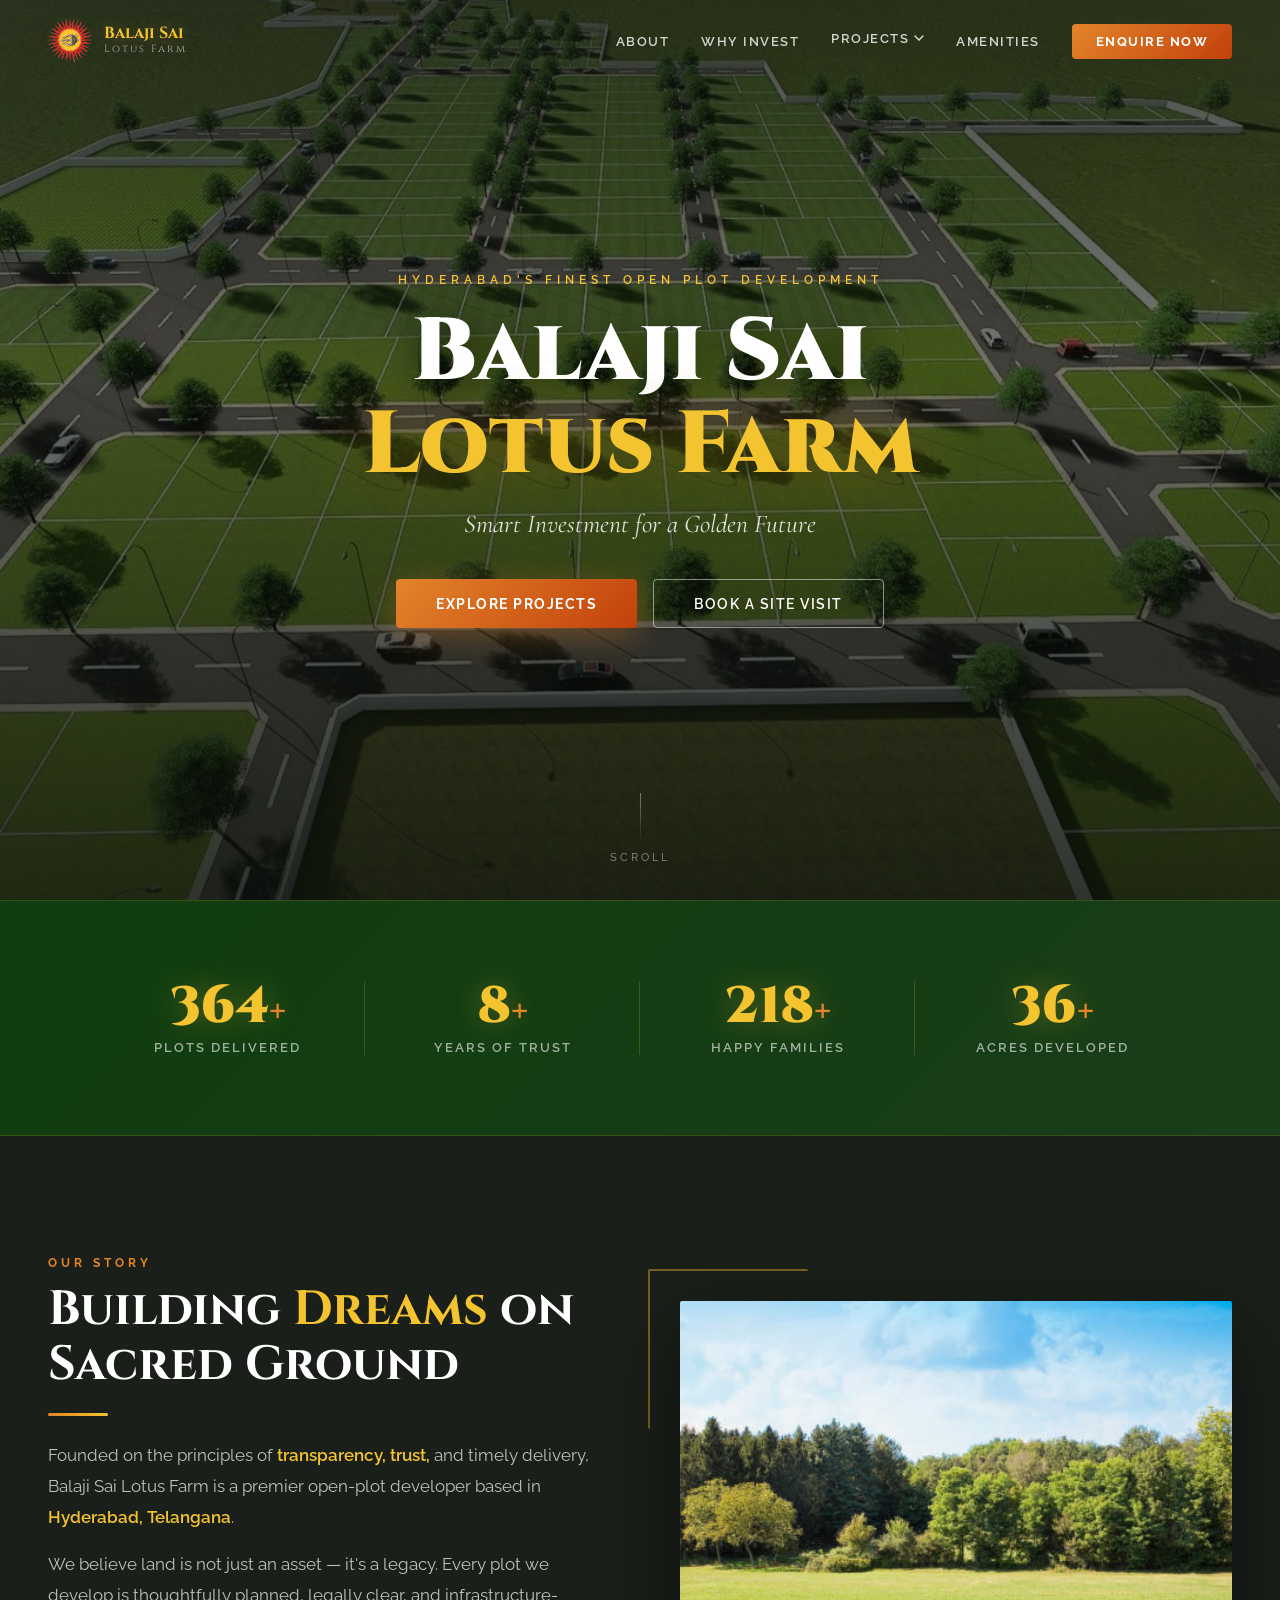
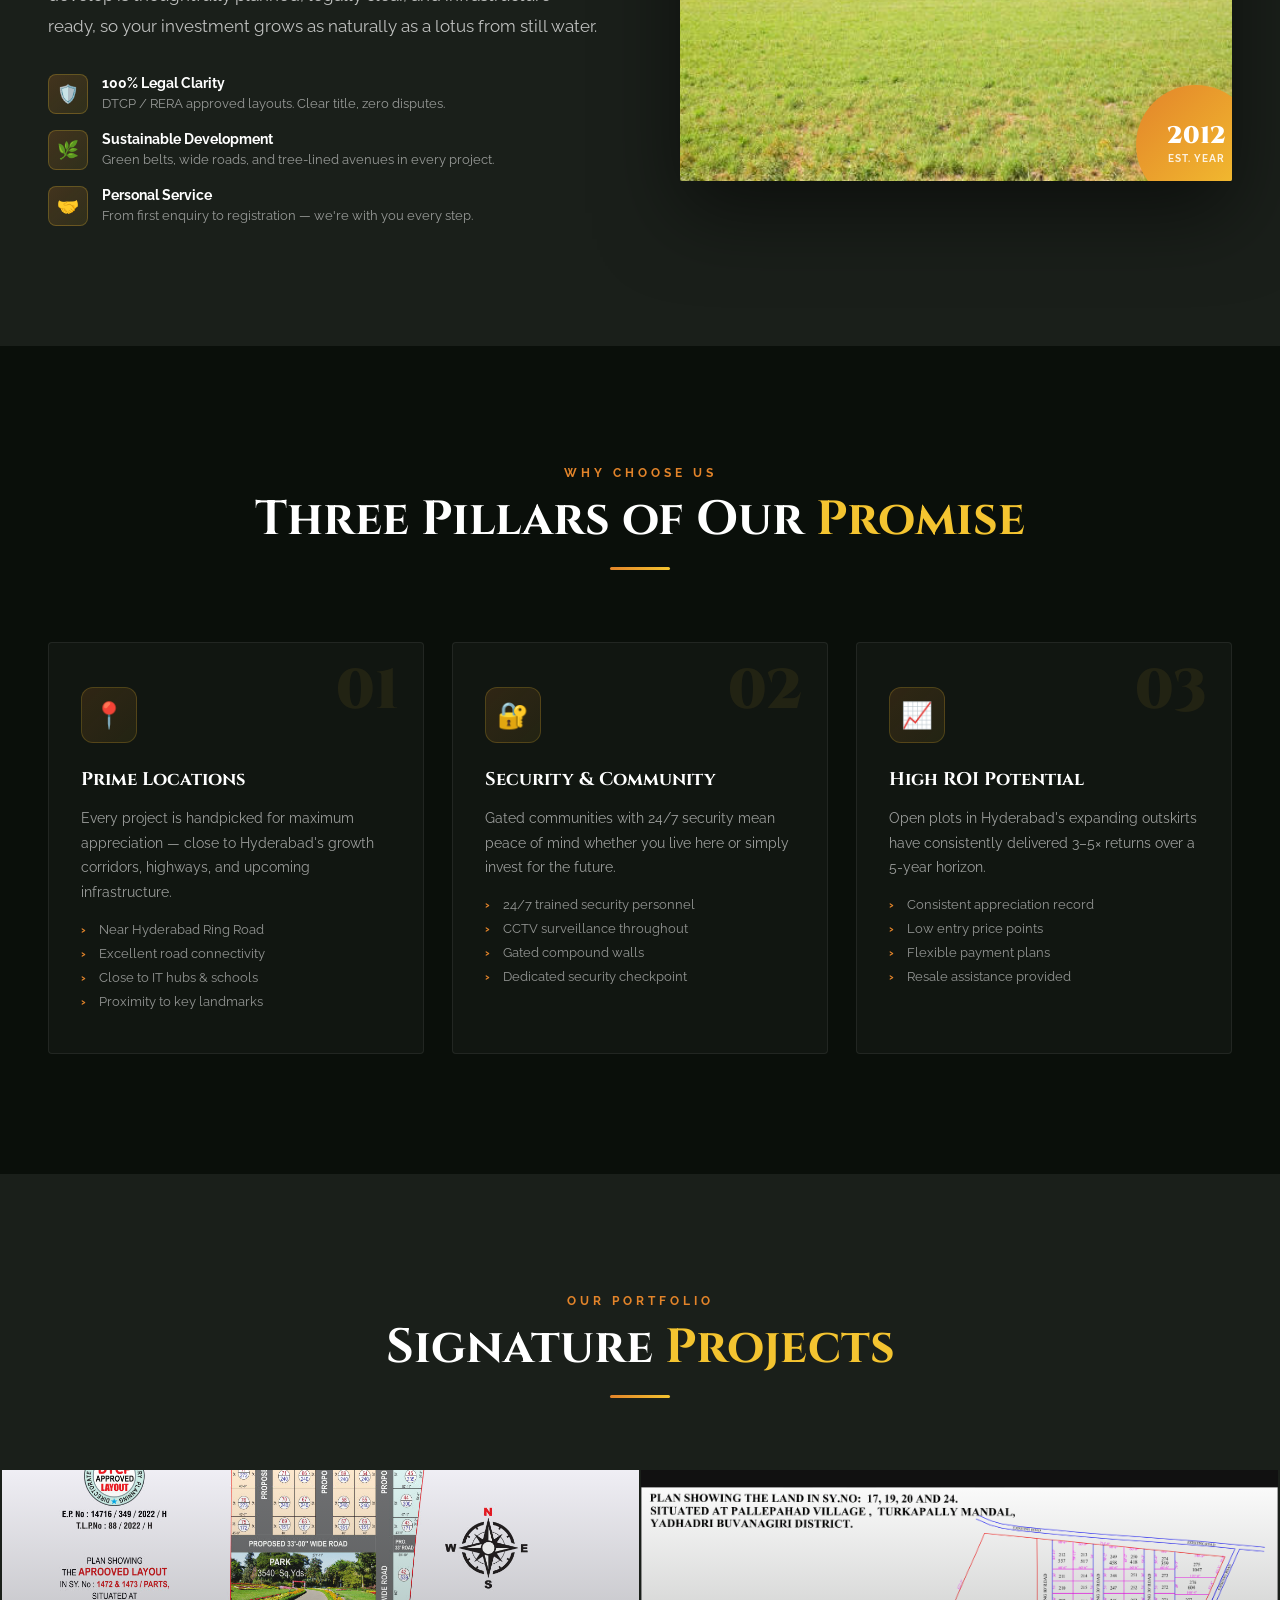
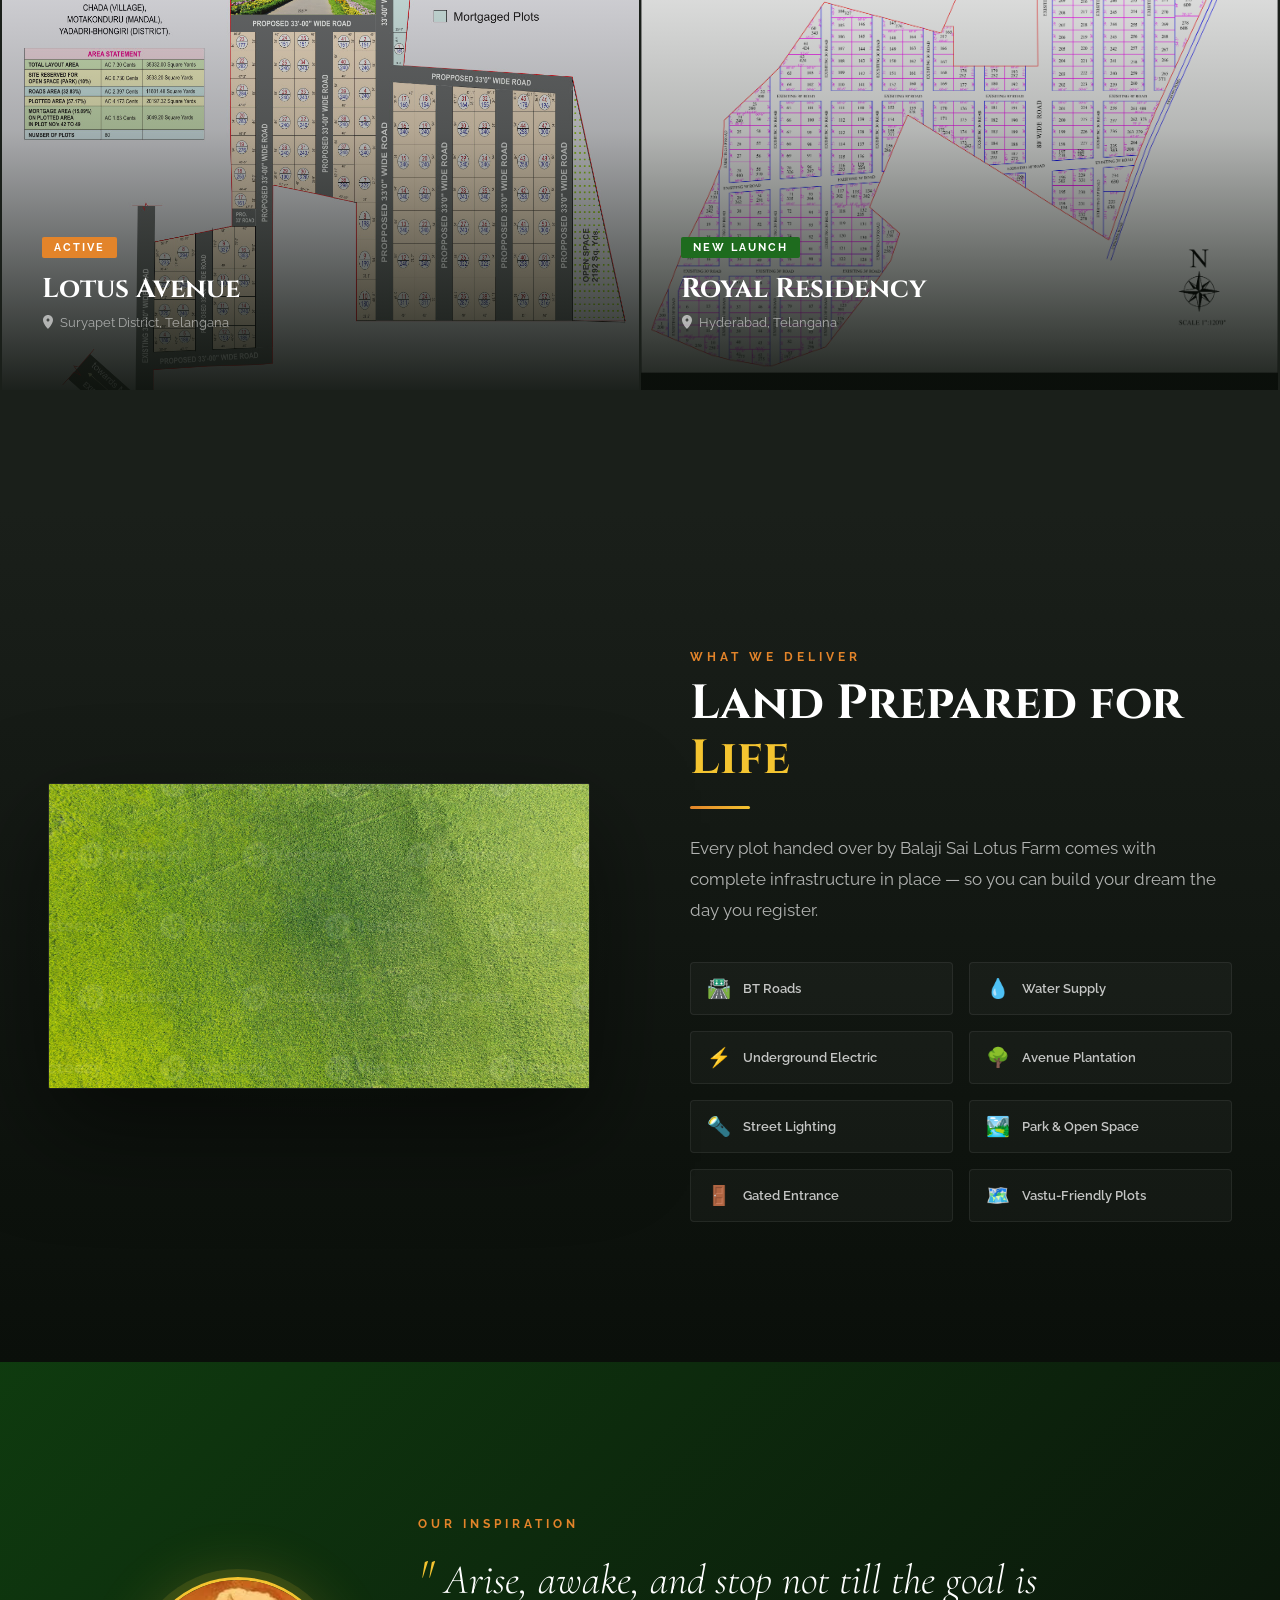
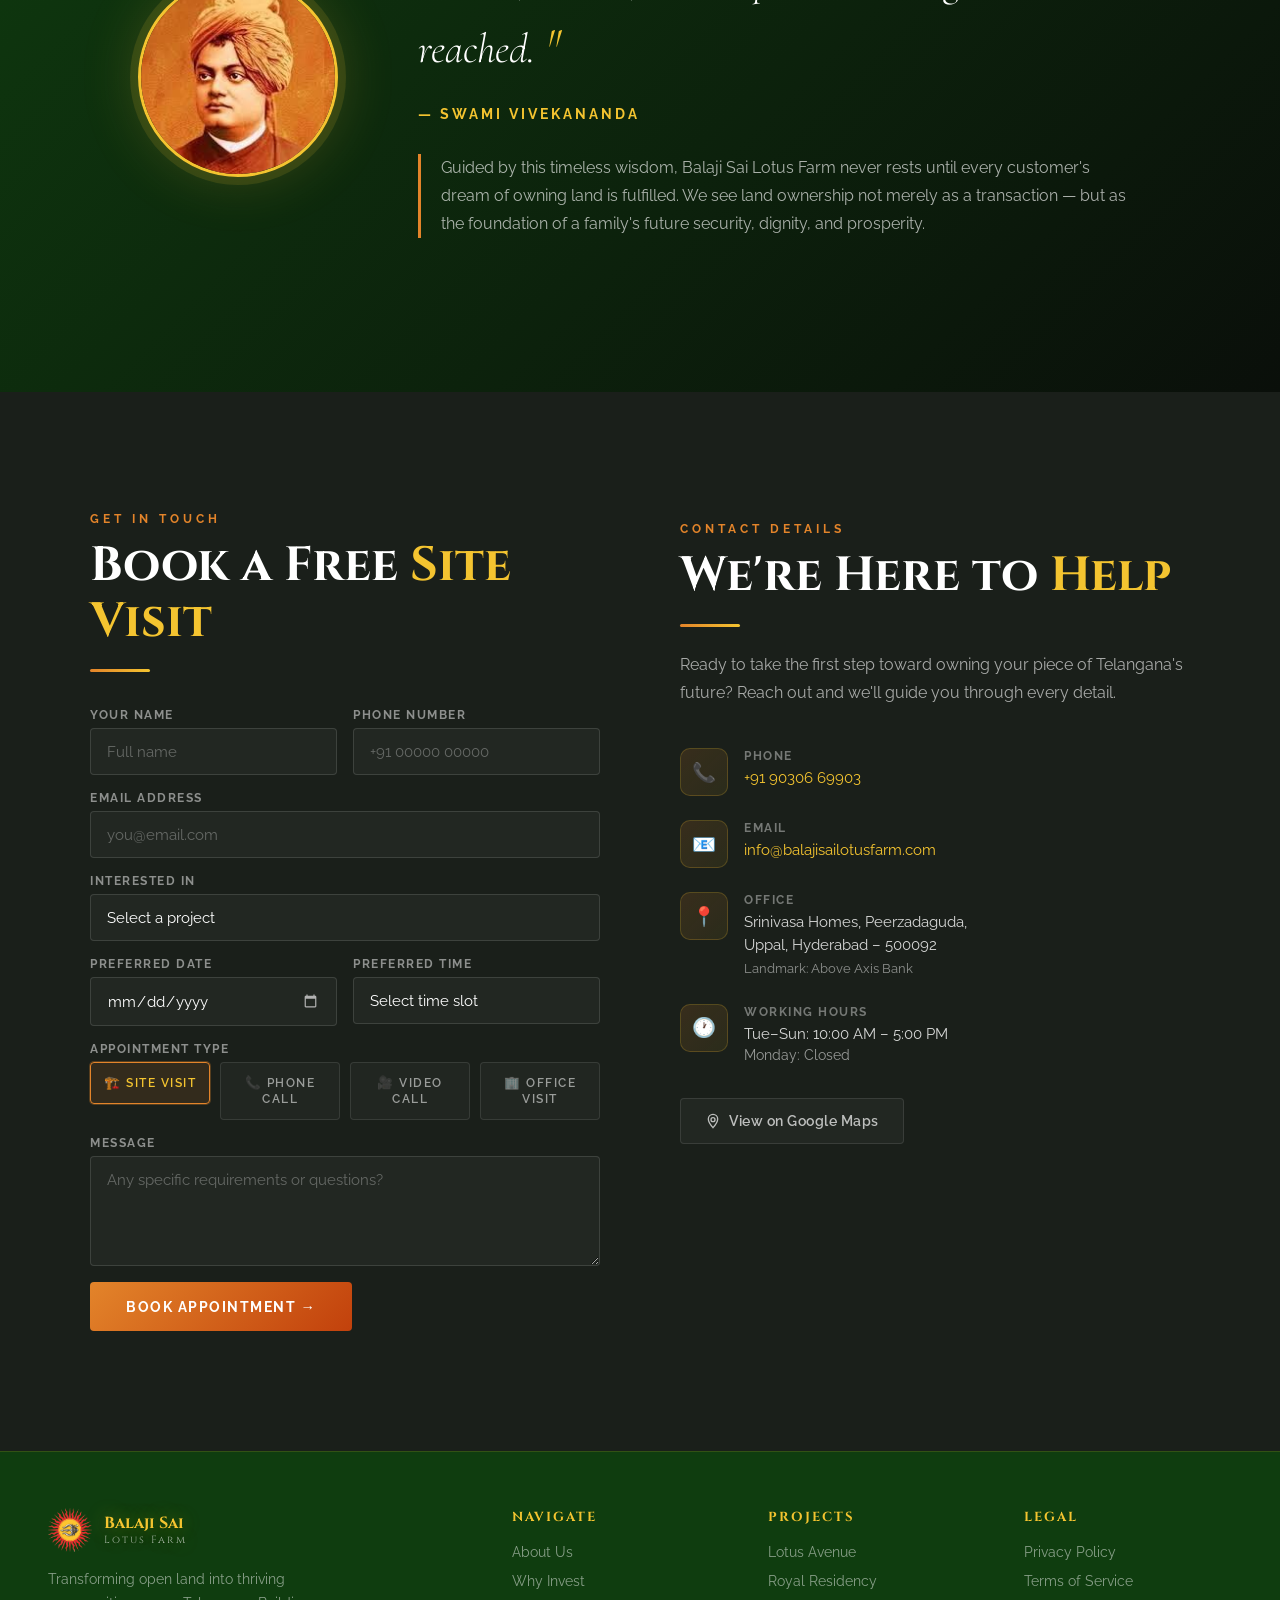
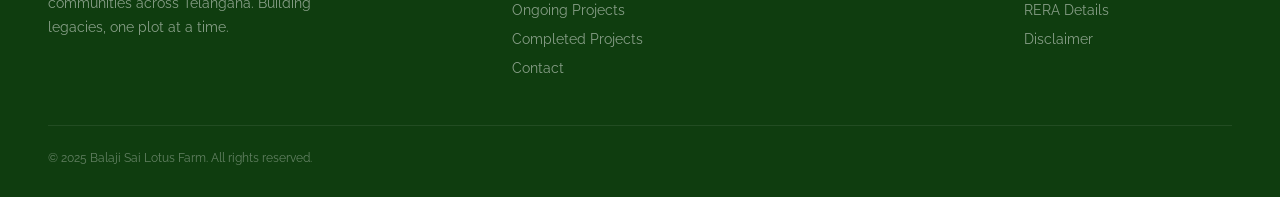
<file: index.html>
﻿<!DOCTYPE html>
<html lang="en">
<head>
<meta charset="UTF-8">
<meta name="viewport" content="width=device-width, initial-scale=1.0">
<title>Balaji Sai Lotus Farm — Smart Investment for Golden Future</title>
<link rel="preconnect" href="https://fonts.googleapis.com">
<link href="https://fonts.googleapis.com/css2?family=Cinzel:wght@400;600;700;900&family=Raleway:wght@300;400;500;600;700&family=Cormorant+Garamond:ital,wght@0,300;0,400;1,300;1,400&display=swap" rel="stylesheet">
<link rel="stylesheet" href="css/index.css">
</head>
<body>

<div id="header-placeholder"></div>

<!-- HERO -->
<section id="hero">
  <div class="hero-bg" id="hero-bg"></div>
  <div class="hero-overlay"></div>

  <!-- Lotus petals -->
  <div id="petals-container"></div>

  <div class="hero-content">
    <div class="hero-tagline-top">Hyderabad's Finest Open Plot Development</div>
    <h1 class="hero-title">
      Balaji Sai
      <em>Lotus Farm</em>
    </h1>
    <p class="hero-sub">Smart Investment for a Golden Future</p>
    <div class="hero-btns">
      <a href="ongoingProjects.html" class="btn-primary">Explore Projects</a>
      <a href="#contact" class="btn-outline">Book a Site Visit</a>
    </div>
  </div>

  <div class="hero-scroll">
    <div class="scroll-line"></div>
    <span>Scroll</span>
  </div>
</section>

<!-- STATS BAND -->
<div id="stats-band">
  <div class="stats-grid">
    <div class="stat-item reveal">
      <div class="stat-number"><span class="counter" data-target="500">0</span><span class="stat-suffix">+</span></div>
      <div class="stat-label">Plots Delivered</div>
    </div>
    <div class="stat-item reveal" style="transition-delay:0.1s">
      <div class="stat-number"><span class="counter" data-target="12">0</span><span class="stat-suffix">+</span></div>
      <div class="stat-label">Years of Trust</div>
    </div>
    <div class="stat-item reveal" style="transition-delay:0.2s">
      <div class="stat-number"><span class="counter" data-target="300">0</span><span class="stat-suffix">+</span></div>
      <div class="stat-label">Happy Families</div>
    </div>
    <div class="stat-item reveal" style="transition-delay:0.3s">
      <div class="stat-number"><span class="counter" data-target="50">0</span><span class="stat-suffix">+</span></div>
      <div class="stat-label">Acres Developed</div>
    </div>
  </div>
</div>

<!-- ABOUT -->
<section id="about">
  <div class="about-inner">
    <div class="about-text reveal-left">
      <div class="section-label">Our Story</div>
      <h2 class="section-heading">Building <em>Dreams</em> on Sacred Ground</h2>
      <div class="section-divider"></div>
      <div class="section-body">
        <p>Founded on the principles of <span class="highlight">transparency, trust,</span> and timely delivery, Balaji Sai Lotus Farm is a premier open-plot developer based in <span class="highlight">Hyderabad, Telangana</span>.</p>
        <p>We believe land is not just an asset — it's a legacy. Every plot we develop is thoughtfully planned, legally clear, and infrastructure-ready, so your investment grows as naturally as a lotus from still water.</p>
      </div>
      <div class="values-list">
        <div class="value-item">
          <div class="value-icon">🛡️</div>
          <div class="value-text">
            <strong>100% Legal Clarity</strong>
            <p>DTCP / RERA approved layouts. Clear title, zero disputes.</p>
          </div>
        </div>
        <div class="value-item">
          <div class="value-icon">🌿</div>
          <div class="value-text">
            <strong>Sustainable Development</strong>
            <p>Green belts, wide roads, and tree-lined avenues in every project.</p>
          </div>
        </div>
        <div class="value-item">
          <div class="value-icon">🤝</div>
          <div class="value-text">
            <strong>Personal Service</strong>
            <p>From first enquiry to registration — we're with you every step.</p>
          </div>
        </div>
      </div>
    </div>
    <div class="about-visual reveal-right">
      <div class="about-gold-line"></div>
      <div class="about-img-wrap">
        <img src="img/land.jpg" alt="Balaji Sai Land">
        <div class="about-img-badge">
          <strong>2012</strong>
          <span>Est. Year</span>
        </div>
      </div>
    </div>
  </div>
</section>

<!-- WHY INVEST -->
<section id="why">
  <div class="why-inner">
    <div class="why-header reveal">
      <div class="section-label">Why Choose Us</div>
      <h2 class="section-heading">Three Pillars of Our <em>Promise</em></h2>
      <div class="section-divider"></div>
    </div>
    <div class="why-grid">
      <div class="why-card reveal" style="transition-delay:0.1s">
        <div class="why-card-num">01</div>
        <div class="why-icon">📍</div>
        <h3>Prime Locations</h3>
        <p>Every project is handpicked for maximum appreciation — close to Hyderabad's growth corridors, highways, and upcoming infrastructure.</p>
        <ul>
          <li>Near Hyderabad Ring Road</li>
          <li>Excellent road connectivity</li>
          <li>Close to IT hubs & schools</li>
          <li>Proximity to key landmarks</li>
        </ul>
      </div>
      <div class="why-card reveal" style="transition-delay:0.2s">
        <div class="why-card-num">02</div>
        <div class="why-icon">🔐</div>
        <h3>Security & Community</h3>
        <p>Gated communities with 24/7 security mean peace of mind whether you live here or simply invest for the future.</p>
        <ul>
          <li>24/7 trained security personnel</li>
          <li>CCTV surveillance throughout</li>
          <li>Gated compound walls</li>
          <li>Dedicated security checkpoint</li>
        </ul>
      </div>
      <div class="why-card reveal" style="transition-delay:0.3s">
        <div class="why-card-num">03</div>
        <div class="why-icon">📈</div>
        <h3>High ROI Potential</h3>
        <p>Open plots in Hyderabad's expanding outskirts have consistently delivered 3–5× returns over a 5-year horizon.</p>
        <ul>
          <li>Consistent appreciation record</li>
          <li>Low entry price points</li>
          <li>Flexible payment plans</li>
          <li>Resale assistance provided</li>
        </ul>
      </div>
    </div>
  </div>
</section>

<!-- PROJECTS -->
<section id="projects">
  <div class="projects-header reveal">
    <div class="section-label">Our Portfolio</div>
    <h2 class="section-heading">Signature <em>Projects</em></h2>
    <div class="section-divider"></div>
  </div>
  <div class="projects-grid">
    <div class="project-card reveal-left" onclick="location.href='ongoingProjects.html'" style="cursor:pointer;">
      <img src="img/Lotus Avenue.jpg" alt="Lotus Avenue">
      <div class="project-card-overlay">
        <div class="project-badge">Active</div>
        <h3>Lotus Avenue</h3>
        <div class="project-location">
          <svg width="12" height="14" viewBox="0 0 12 14" fill="none"><path d="M6 0C3.24 0 1 2.24 1 5c0 3.75 5 9 5 9s5-5.25 5-9c0-2.76-2.24-5-5-5zm0 6.5c-.83 0-1.5-.67-1.5-1.5S5.17 3.5 6 3.5s1.5.67 1.5 1.5S6.83 6.5 6 6.5z" fill="rgba(255,255,255,0.6)"/></svg>
          Suryapet District, Telangana
        </div>
        <div class="project-features">
          <span class="feature-chip">Gated Community</span>
          <span class="feature-chip">24/7 Security</span>
          <span class="feature-chip">Near Hitech City</span>
          <span class="feature-chip">Excellent Roads</span>
        </div>
      </div>
      <div class="project-arrow">→</div>
    </div>
    <div class="project-card reveal-right" onclick="location.href='completed_projects.html'" style="cursor:pointer;">
      <img src="img/P4.png" alt="Royal Residency" style="object-fit: contain; background: #111;">
      <div class="project-card-overlay">
        <div class="project-badge" style="background: var(--green)">New Launch</div>
        <h3>Royal Residency</h3>
        <div class="project-location">
          <svg width="12" height="14" viewBox="0 0 12 14" fill="none"><path d="M6 0C3.24 0 1 2.24 1 5c0 3.75 5 9 5 9s5-5.25 5-9c0-2.76-2.24-5-5-5zm0 6.5c-.83 0-1.5-.67-1.5-1.5S5.17 3.5 6 3.5s1.5.67 1.5 1.5S6.83 6.5 6 6.5z" fill="rgba(255,255,255,0.6)"/></svg>
          Hyderabad, Telangana
        </div>
        <div class="project-features">
          <span class="feature-chip">Clubhouse</span>
          <span class="feature-chip">Swimming Pool</span>
          <span class="feature-chip">Financial District</span>
          <span class="feature-chip">Premium Plots</span>
        </div>
      </div>
      <div class="project-arrow">→</div>
    </div>
  </div>
</section>

<!-- LAND PROMISE / AMENITIES -->
<section id="promise">
  <div class="promise-inner">
    <div class="promise-visual reveal-left">
      <div class="promise-glow"></div>
      <img src="img/grass.jpg" alt="Green Land" class="promise-plot-img">
    </div>
    <div class="promise-text reveal-right">
      <div class="section-label">What We Deliver</div>
      <h2 class="section-heading">Land Prepared for <em>Life</em></h2>
      <div class="section-divider"></div>
      <p class="section-body">Every plot handed over by Balaji Sai Lotus Farm comes with complete infrastructure in place — so you can build your dream the day you register.</p>
      <div class="amenities-grid">
        <div class="amenity-item">
          <span class="amenity-icon">🛣️</span>
          <span class="amenity-text">BT Roads</span>
        </div>
        <div class="amenity-item">
          <span class="amenity-icon">💧</span>
          <span class="amenity-text">Water Supply</span>
        </div>
        <div class="amenity-item">
          <span class="amenity-icon">⚡</span>
          <span class="amenity-text">Underground Electric</span>
        </div>
        <div class="amenity-item">
          <span class="amenity-icon">🌳</span>
          <span class="amenity-text">Avenue Plantation</span>
        </div>
        <div class="amenity-item">
          <span class="amenity-icon">🔦</span>
          <span class="amenity-text">Street Lighting</span>
        </div>
        <div class="amenity-item">
          <span class="amenity-icon">🏞️</span>
          <span class="amenity-text">Park & Open Space</span>
        </div>
        <div class="amenity-item">
          <span class="amenity-icon">🚪</span>
          <span class="amenity-text">Gated Entrance</span>
        </div>
        <div class="amenity-item">
          <span class="amenity-icon">🗺️</span>
          <span class="amenity-text">Vastu-Friendly Plots</span>
        </div>
      </div>
    </div>
  </div>
</section>

<!-- VIVEKANANDA / VISION -->
<section id="vision">
  <div class="vision-bg"></div>
  <div class="vision-overlay"></div>
  <div class="vision-content">
    <div class="vision-portrait reveal">
      <img src="img/vivekananda.jpg" alt="Swami Vivekananda">
    </div>
    <div class="reveal-right">
      <div class="section-label">Our Inspiration</div>
      <blockquote class="vision-quote">
        Arise, awake, and stop not till the goal is reached.
      </blockquote>
      <div class="vision-attribution">— Swami Vivekananda</div>
      <p class="vision-mission">
        Guided by this timeless wisdom, Balaji Sai Lotus Farm never rests until every customer's dream of owning land is fulfilled. We see land ownership not merely as a transaction — but as the foundation of a family's future security, dignity, and prosperity.
      </p>
    </div>
  </div>
</section>

<!-- CONTACT -->
<section id="contact">
  <div class="contact-inner">
    <div class="contact-form-wrap reveal-left">
      <div class="section-label">Get in Touch</div>
      <h2 class="section-heading">Book a Free <em>Site Visit</em></h2>
      <div class="section-divider"></div>
      <form class="contact-form" id="enquiry-form">
        <div class="form-row">
          <div class="form-group">
            <label>Your Name</label>
            <input type="text" id="enq-name" placeholder="Full name" required>
          </div>
          <div class="form-group">
            <label>Phone Number</label>
            <input type="tel" id="enq-phone" placeholder="+91 00000 00000" required>
          </div>
        </div>
        <div class="form-group">
          <label>Email Address</label>
          <input type="email" id="enq-email" placeholder="you@email.com">
        </div>
        <div class="form-group">
          <label>Interested In</label>
          <select id="enq-project">
            <option value="">Select a project</option>
            <option>Lotus Avenue</option>
            <option>Royal Residency</option>
            <option>Future Projects</option>
          </select>
        </div>
        <div class="form-row">
          <div class="form-group">
            <label>Preferred Date</label>
            <input type="date" id="appt-date" min="">
          </div>
          <div class="form-group">
            <label>Preferred Time</label>
            <select id="appt-time">
              <option value="">Select time slot</option>
              <option>10:00 AM – 11:00 AM</option>
              <option>11:00 AM – 12:00 PM</option>
              <option>12:00 PM – 1:00 PM</option>
              <option>2:00 PM – 3:00 PM</option>
              <option>3:00 PM – 4:00 PM</option>
              <option>4:00 PM – 5:00 PM</option>
            </select>
          </div>
        </div>
        <div class="form-group">
          <label>Appointment Type</label>
          <div class="appt-type-group">
            <label class="appt-type-option">
              <input type="radio" name="appt_type" value="site_visit" checked>
              <span class="appt-type-btn">🏗️ Site Visit</span>
            </label>
            <label class="appt-type-option">
              <input type="radio" name="appt_type" value="phone_call">
              <span class="appt-type-btn">📞 Phone Call</span>
            </label>
            <label class="appt-type-option">
              <input type="radio" name="appt_type" value="video_call">
              <span class="appt-type-btn">🎥 Video Call</span>
            </label>
            <label class="appt-type-option">
              <input type="radio" name="appt_type" value="office_visit">
              <span class="appt-type-btn">🏢 Office Visit</span>
            </label>
          </div>
        </div>
        <div class="form-group">
          <label>Message</label>
          <textarea id="enq-message" placeholder="Any specific requirements or questions?"></textarea>
        </div>
        <button type="submit" class="btn-submit">Book Appointment →</button>
      </form>
      <div class="form-success" id="form-success">
        <h3>✦ Thank You!</h3>
        <p>We've received your enquiry. Our team will contact you within 24 hours to schedule your site visit.</p>
      </div>
    </div>
    <div class="contact-info-wrap reveal-right">
      <div class="section-label">Contact Details</div>
      <h2 class="section-heading">We're Here to <em>Help</em></h2>
      <div class="section-divider"></div>
      <p class="section-body">Ready to take the first step toward owning your piece of Telangana's future? Reach out and we'll guide you through every detail.</p>
      <div class="contact-details">
        <div class="contact-detail-item">
          <div class="contact-detail-icon">📞</div>
          <div class="contact-detail-text">
            <strong>Phone</strong>
            <p><a href="tel:+919030669903">+91 90306 69903</a></p>
          </div>
        </div>
        <div class="contact-detail-item">
          <div class="contact-detail-icon">📧</div>
          <div class="contact-detail-text">
            <strong>Email</strong>
            <p><a href="mailto:info@balajisailotusfarm.com">info@balajisailotusfarm.com</a></p>
          </div>
        </div>
        <div class="contact-detail-item">
          <div class="contact-detail-icon">📍</div>
          <div class="contact-detail-text">
            <strong>Office</strong>
            <p>Srinivasa Homes, Peerzadaguda,<br>Uppal, Hyderabad – 500092<br><small style="color:rgba(255,255,255,0.5)">Landmark: Above Axis Bank</small></p>
          </div>
        </div>
        <div class="contact-detail-item">
          <div class="contact-detail-icon">🕐</div>
          <div class="contact-detail-text">
            <strong>Working Hours</strong>
            <p>Tue–Sun: 10:00 AM – 5:00 PM</p>
            <p style="color:rgba(255,255,255,0.55);font-size:0.85rem;">Monday: Closed</p>
          </div>
        </div>
      </div>
      <a href="https://maps.app.goo.gl/HstFbMChNUhuHHhP8" target="_blank" class="contact-map-link">
        <svg width="16" height="16" viewBox="0 0 24 24" fill="none" stroke="currentColor" stroke-width="2"><circle cx="12" cy="10" r="3"/><path d="M12 2C8.13 2 5 5.13 5 9c0 5.25 7 13 7 13s7-7.75 7-13c0-3.87-3.13-7-7-7z"/></svg>
        View on Google Maps
      </a>
    </div>
  </div>
</section>

<div id="footer-placeholder"></div>

<script>
// ─── HERO PARALLAX ───
const heroBg = document.getElementById('hero-bg');
window.addEventListener('scroll', () => {
  const y = window.scrollY;
  if (y < window.innerHeight) heroBg.style.transform = `scale(1.1) translateY(${y * 0.25}px)`;
}, { passive: true });

// ─── FLOATING PETALS ───
const container = document.getElementById('petals-container');
const petalColors = ['rgba(244,196,48,0.5)', 'rgba(227,132,42,0.4)', 'rgba(255,255,255,0.3)', 'rgba(30,107,30,0.4)'];
function createPetal() {
  const el = document.createElement('div');
  el.classList.add('lotus-petal');
  const size = Math.random() * 12 + 6, x = Math.random() * 100;
  const delay = Math.random() * 6, duration = Math.random() * 8 + 6;
  const color = petalColors[Math.floor(Math.random() * petalColors.length)];
  el.style.cssText = `left:${x}%;bottom:-20px;width:${size}px;height:${size*1.6}px;background:${color};border-radius:50% 0 50% 0;animation-delay:${delay}s;animation-duration:${duration}s;`;
  container.appendChild(el);
  setTimeout(() => el.remove(), (delay + duration) * 1000);
}
setInterval(createPetal, 600);
for (let i = 0; i < 8; i++) createPetal();

// ─── INTERSECTION OBSERVER ───
const reveals = document.querySelectorAll('.reveal, .reveal-left, .reveal-right');
const observer = new IntersectionObserver(entries => {
  entries.forEach(e => { if (e.isIntersecting) e.target.classList.add('visible'); });
}, { threshold: 0.12, rootMargin: '0px 0px -40px 0px' });
reveals.forEach(el => observer.observe(el));

// ─── COUNTER ANIMATION ───
const counters = document.querySelectorAll('.counter');
const counterObserver = new IntersectionObserver(entries => {
  entries.forEach(e => {
    if (e.isIntersecting && !e.target.dataset.done) {
      e.target.dataset.done = '1';
      const target = parseInt(e.target.dataset.target);
      const step = target / (1800 / 16);
      let current = 0;
      const timer = setInterval(() => {
        current = Math.min(current + step, target);
        e.target.textContent = Math.floor(current);
        if (current >= target) clearInterval(timer);
      }, 16);
    }
  });
}, { threshold: 0.5 });
counters.forEach(c => counterObserver.observe(c));

// ─── SET MIN DATE ───
const dateInput = document.getElementById('appt-date');
if (dateInput) {
  const t = new Date();
  dateInput.min = `${t.getFullYear()}-${String(t.getMonth()+1).padStart(2,'0')}-${String(t.getDate()).padStart(2,'0')}`;
}

// ─── FORM SUBMIT ───
const APPT_API = 'https://script.google.com/macros/s/AKfycbxc8FbH-FXN4VvF4PUYOyVZCX103OAykzVRsQAjmeOdT8XYjuZHvIfHniFVlOvaAglB/exec';
const apptTypeLabels = { site_visit: 'Site Visit', phone_call: 'Phone Call', video_call: 'Video Call', office_visit: 'Office Visit' };
document.getElementById('enquiry-form').addEventListener('submit', async function(e) {
  e.preventDefault();
  const btn = this.querySelector('.btn-submit');
  const origText = btn.textContent;
  btn.textContent = 'Sending…'; btn.disabled = true;
  const name = document.getElementById('enq-name').value.trim();
  const phone = document.getElementById('enq-phone').value.trim();
  const email = document.getElementById('enq-email').value.trim();
  const project = document.getElementById('enq-project').value;
  const date = document.getElementById('appt-date').value;
  const time = document.getElementById('appt-time').value;
  const apptRaw = (this.querySelector('input[name="appt_type"]:checked') || {}).value || 'site_visit';
  const appointmentType = apptTypeLabels[apptRaw] || apptRaw;
  const message = document.getElementById('enq-message').value.trim();
  const fd = new FormData();
  fd.append('name', name); fd.append('phone', phone); fd.append('email', email || 'none');
  fd.append('date', date); fd.append('time', time); fd.append('appointmentType', appointmentType);
  fd.append('project', project); fd.append('message', message);
  try {
    const res = await fetch(APPT_API, { method: 'POST', body: fd });
    let json = { status: 'error', message: 'Unknown error' };
    try { json = await res.json(); } catch (_) {}
    if (res.ok && json.status === 'success') {
      this.style.display = 'none';
      document.getElementById('form-success').classList.add('show');
    } else { btn.textContent = origText; btn.disabled = false; alert('Submission failed: ' + (json.message || res.statusText)); }
  } catch (err) { btn.textContent = origText; btn.disabled = false; alert('Network error. Please try again or call us directly at +91 90306 69903.'); }
});

// ─── LOAD HEADER & FOOTER ───
async function loadHeaderFooter() {
  try {
    const [hRes, fRes] = await Promise.all([fetch('header.html'), fetch('footer.html')]);
    document.getElementById('header-placeholder').innerHTML = await hRes.text();
    document.getElementById('footer-placeholder').innerHTML = await fRes.text();
    // On home page, convert index.html#X links to #X for smooth scroll
    document.querySelectorAll('#header-placeholder a[href^="index.html#"]').forEach(a => {
      a.setAttribute('href', a.getAttribute('href').replace('index.html', ''));
    });
    // Nav scroll effect
    const nav = document.getElementById('main-nav');
    if (nav) window.addEventListener('scroll', () => nav.classList.toggle('scrolled', window.scrollY > 60));
    // Hamburger
    const hamburger = document.getElementById('nav-hamburger');
    const navLinksList = document.querySelector('.nav-links');
    if (hamburger && navLinksList) {
      hamburger.addEventListener('click', () => {
        const isOpen = hamburger.classList.toggle('open');
        navLinksList.classList.toggle('mobile-open', isOpen);
        hamburger.setAttribute('aria-expanded', isOpen);
      });
      navLinksList.querySelectorAll('a:not(.nav-dropdown-trigger)').forEach(a => {
        a.addEventListener('click', () => {
          if (window.innerWidth <= 768) {
            hamburger.classList.remove('open');
            navLinksList.classList.remove('mobile-open');
            hamburger.setAttribute('aria-expanded', 'false');
          }
        });
      });
    }
    // Dropdown toggle on mobile
    document.querySelectorAll('.nav-dropdown-trigger').forEach(t => {
      t.addEventListener('click', function(e) {
        if (window.innerWidth <= 768) { e.preventDefault(); this.closest('.nav-dropdown').classList.toggle('open'); }
      });
    });
    // Smooth scroll for anchor links
    document.querySelectorAll('a[href^="#"]').forEach(a => {
      a.addEventListener('click', function(e) {
        const id = this.getAttribute('href');
        if (id === '#') return;
        const el = document.querySelector(id);
        if (el) { e.preventDefault(); window.scrollTo({ top: el.getBoundingClientRect().top + window.scrollY - 72, behavior: 'smooth' }); }
      });
    });
  } catch (err) { console.error('Failed to load header/footer:', err); }
}
loadHeaderFooter();
</script>
</body>
</html>
</file>
<file: css/index.css>
:root {
  --saffron: #F4C430;
  --gold: #e6ac00;
  --orange: #E3842A;
  --deep-orange: #c2410c;
  --green: #1e6b1e;
  --green-light: #2d8a2d;
  --green-dark: #0f3d0f;
  --night: #0a0f0a;
  --charcoal: #1a1f1a;
  --cream: #fdf8f0;
  --text-light: rgba(255,255,255,0.88);
}

*,*::before,*::after { box-sizing: border-box; margin: 0; padding: 0; }

html { scroll-behavior: smooth; }

body {
  font-family: 'Raleway', sans-serif;
  background: var(--night);
  color: var(--cream);
  overflow-x: hidden;
}

/* ─── SCROLLBAR ─── */
::-webkit-scrollbar { width: 6px; }
::-webkit-scrollbar-track { background: var(--night); }
::-webkit-scrollbar-thumb { background: var(--orange); border-radius: 3px; }

/* ─── NAV ─── */
nav {
  position: fixed; top: 0; left: 0; right: 0; z-index: 1000;
  padding: 18px 48px;
  display: flex; align-items: center; justify-content: space-between;
  transition: background 0.4s, padding 0.4s, box-shadow 0.4s;
}
nav.scrolled {
  background: rgba(10,15,10,0.96);
  padding: 12px 48px;
  box-shadow: 0 2px 24px rgba(0,0,0,0.5);
  backdrop-filter: blur(12px);
}
.nav-logo {
  display: flex; align-items: center; gap: 12px; text-decoration: none;
}
.nav-logo img { height: 44px; width: 44px; object-fit: contain; }
.nav-logo-text {
  font-family: 'Cinzel', serif;
  font-size: 1rem; font-weight: 700;
  color: var(--saffron); line-height: 1.2;
  text-shadow: 0 0 20px rgba(244,196,48,0.4);
}
.nav-logo-text span { display: block; font-size: 0.65rem; font-weight: 400; color: rgba(255,255,255,0.6); letter-spacing: 2px; }
.nav-links { display: flex; gap: 32px; list-style: none; }
.nav-links a {
  font-family: 'Raleway', sans-serif; font-size: 0.82rem; font-weight: 600;
  color: rgba(255,255,255,0.8); text-decoration: none; letter-spacing: 1.5px;
  text-transform: uppercase;
  position: relative; padding-bottom: 4px;
  transition: color 0.3s;
}
.nav-links a::after {
  content: ''; position: absolute; bottom: 0; left: 0; right: 0; height: 1px;
  background: var(--saffron); transform: scaleX(0); transition: transform 0.3s;
}
.nav-links a:hover { color: var(--saffron); }
.nav-links a:hover::after { transform: scaleX(1); }
.nav-cta {
  background: linear-gradient(135deg, var(--orange), var(--deep-orange));
  color: #fff !important; padding: 10px 24px !important;
  border-radius: 4px; font-weight: 700 !important;
  transition: transform 0.2s, box-shadow 0.2s !important;
}
.nav-cta:hover { transform: translateY(-2px); box-shadow: 0 6px 20px rgba(227,132,42,0.4) !important; }
.nav-cta::after { display: none !important; }

/* ─── NAV DROPDOWN ─── */
.nav-dropdown { position: relative; }
.nav-dropdown::after { content: ''; position: absolute; top: 100%; left: -8px; right: -8px; height: 16px; }
.nav-dropdown-trigger { display: flex; align-items: center; gap: 5px; cursor: pointer; }
.nav-dropdown-trigger svg { transition: transform 0.25s; }
.nav-dropdown:hover .nav-dropdown-trigger svg,
.nav-dropdown.open .nav-dropdown-trigger svg { transform: rotate(180deg); }
.nav-dropdown-menu {
  position: absolute; top: calc(100% - 4px); left: 50%;
  transform: translateX(-50%) translateY(6px);
  background: rgba(8,13,8,0.97);
  border: 1px solid rgba(244,196,48,0.18);
  backdrop-filter: blur(16px);
  border-radius: 4px; min-width: 210px;
  padding: 8px 0;
  opacity: 0; pointer-events: none;
  transition: opacity 0.25s, transform 0.25s;
  box-shadow: 0 16px 48px rgba(0,0,0,0.5);
}
.nav-dropdown:hover .nav-dropdown-menu,
.nav-dropdown.open .nav-dropdown-menu {
  opacity: 1; pointer-events: all;
  transform: translateX(-50%) translateY(0);
}
.nav-dropdown-menu a {
  display: flex; align-items: center; gap: 10px;
  padding: 11px 20px;
  font-size: 0.82rem; font-weight: 600; letter-spacing: 1px;
  color: rgba(255,255,255,0.72); text-decoration: none;
  transition: background 0.2s, color 0.2s;
}
.nav-dropdown-menu a:hover { background: rgba(244,196,48,0.07); color: var(--saffron); }
.nav-dropdown-menu a .menu-dot {
  width: 6px; height: 6px; border-radius: 50%;
  background: var(--orange); flex-shrink: 0;
}
.nav-dropdown-divider { height: 1px; background: rgba(255,255,255,0.07); margin: 4px 0; }

/* ─── HERO ─── */
#hero {
  position: relative; height: 100vh; min-height: 700px;
  display: flex; align-items: center; justify-content: center;
  overflow: hidden;
}
.hero-bg {
  position: absolute; inset: 0;
  background: url('../img/background_home.jpg') center/cover no-repeat;
  transform: scale(1.1);
  transition: transform 0.1s linear;
}
.hero-overlay {
  position: absolute; inset: 0;
  background: linear-gradient(180deg,
    rgba(10,15,10,0.55) 0%,
    rgba(10,15,10,0.3) 40%,
    rgba(10,15,10,0.75) 100%
  );
}
.hero-content {
  position: relative; z-index: 2;
  text-align: center; padding: 0 24px;
}
.hero-tagline-top {
  font-family: 'Raleway', sans-serif; font-size: 0.78rem;
  font-weight: 600; letter-spacing: 5px; text-transform: uppercase;
  color: var(--saffron); margin-bottom: 20px;
  opacity: 0; animation: fadeUp 1s 0.3s forwards;
}
.hero-title {
  font-family: 'Cinzel', serif; font-size: clamp(2.8rem, 7vw, 5.5rem);
  font-weight: 900; line-height: 1.05;
  color: #fff;
  text-shadow: 0 4px 40px rgba(0,0,0,0.6);
  opacity: 0; animation: fadeUp 1s 0.6s forwards;
}
.hero-title em {
  font-style: normal; color: var(--saffron);
  display: block;
  text-shadow: 0 0 60px rgba(244,196,48,0.5), 0 4px 40px rgba(0,0,0,0.6);
}
.hero-sub {
  font-family: 'Cormorant Garamond', serif; font-size: clamp(1.1rem, 2.5vw, 1.6rem);
  font-style: italic; color: rgba(255,255,255,0.85);
  margin-top: 16px; margin-bottom: 40px;
  opacity: 0; animation: fadeUp 1s 0.9s forwards;
}
.hero-btns {
  display: flex; gap: 16px; justify-content: center; flex-wrap: wrap;
  opacity: 0; animation: fadeUp 1s 1.2s forwards;
}
.btn-primary {
  background: linear-gradient(135deg, var(--orange), var(--deep-orange));
  color: #fff; padding: 16px 40px; border-radius: 4px;
  font-family: 'Raleway', sans-serif; font-weight: 700; font-size: 0.9rem;
  letter-spacing: 1.5px; text-transform: uppercase; text-decoration: none;
  transition: transform 0.25s, box-shadow 0.25s;
  box-shadow: 0 8px 32px rgba(227,132,42,0.35);
}
.btn-primary:hover { transform: translateY(-3px); box-shadow: 0 12px 40px rgba(227,132,42,0.5); }
.btn-outline {
  background: transparent;
  color: #fff; padding: 15px 40px; border-radius: 4px;
  border: 1.5px solid rgba(255,255,255,0.5);
  font-family: 'Raleway', sans-serif; font-weight: 600; font-size: 0.9rem;
  letter-spacing: 1.5px; text-transform: uppercase; text-decoration: none;
  transition: border-color 0.25s, background 0.25s;
}
.btn-outline:hover { border-color: var(--saffron); background: rgba(244,196,48,0.08); }
.hero-scroll {
  position: absolute; bottom: 36px; left: 50%; transform: translateX(-50%);
  display: flex; flex-direction: column; align-items: center; gap: 8px;
  opacity: 0; animation: fadeIn 1s 2s forwards;
}
.hero-scroll span {
  font-size: 0.68rem; letter-spacing: 3px; text-transform: uppercase;
  color: rgba(255,255,255,0.5);
}
.scroll-line {
  width: 1px; height: 50px;
  background: linear-gradient(to bottom, rgba(255,255,255,0.4), transparent);
  animation: scrollPulse 2s infinite;
}

/* Floating lotus petals */
.lotus-petal {
  position: absolute; pointer-events: none;
  opacity: 0;
  animation: floatPetal 8s ease-in-out infinite;
}

/* ─── SECTION COMMON ─── */
section { position: relative; }
.section-label {
  font-size: 0.72rem; font-weight: 700; letter-spacing: 4px;
  text-transform: uppercase; color: var(--orange);
  margin-bottom: 12px;
}
.section-heading {
  font-family: 'Cinzel', serif;
  font-size: clamp(2rem, 4vw, 3rem); font-weight: 700;
  line-height: 1.15; color: #fff;
}
.section-heading em { font-style: normal; color: var(--saffron); }
.section-divider {
  width: 60px; height: 3px;
  background: linear-gradient(90deg, var(--orange), var(--saffron));
  border-radius: 2px; margin: 20px 0;
}
.reveal {
  opacity: 0; transform: translateY(40px);
  transition: opacity 0.8s ease, transform 0.8s ease;
}
.reveal.visible { opacity: 1; transform: none; }
.reveal-left {
  opacity: 0; transform: translateX(-60px);
  transition: opacity 0.9s ease, transform 0.9s ease;
}
.reveal-left.visible { opacity: 1; transform: none; }
.reveal-right {
  opacity: 0; transform: translateX(60px);
  transition: opacity 0.9s ease, transform 0.9s ease;
}
.reveal-right.visible { opacity: 1; transform: none; }

/* ─── STATS BAND ─── */
#stats-band {
  background: linear-gradient(135deg, var(--green-dark) 0%, #1a3d1a 100%);
  padding: 56px 48px;
  border-top: 1px solid rgba(244,196,48,0.15);
  border-bottom: 1px solid rgba(244,196,48,0.15);
}
.stats-grid {
  display: grid; grid-template-columns: repeat(4, 1fr);
  gap: 0; max-width: 1100px; margin: 0 auto;
}
.stat-item {
  text-align: center; padding: 24px 20px;
  position: relative;
}
.stat-item:not(:last-child)::after {
  content: ''; position: absolute; right: 0; top: 20%; height: 60%;
  width: 1px; background: rgba(244,196,48,0.2);
}
.stat-number {
  font-family: 'Cinzel', serif; font-size: clamp(2.4rem, 4vw, 3.5rem);
  font-weight: 900; color: var(--saffron); line-height: 1;
  text-shadow: 0 0 30px rgba(244,196,48,0.3);
}
.stat-suffix { color: var(--orange); font-size: 0.7em; }
.stat-label {
  font-size: 0.8rem; letter-spacing: 2px; text-transform: uppercase;
  color: rgba(255,255,255,0.6); margin-top: 8px; font-weight: 600;
}

/* ─── ABOUT ─── */
#about {
  padding: 120px 48px;
  background: var(--charcoal);
}
.about-inner {
  max-width: 1200px; margin: 0 auto;
  display: grid; grid-template-columns: 1fr 1fr; gap: 80px; align-items: center;
}
.about-text .section-body {
  font-family: 'Raleway', sans-serif; font-size: 1.05rem;
  line-height: 1.85; color: rgba(255,255,255,0.72);
  margin-top: 24px;
}
.about-text .section-body p + p { margin-top: 16px; }
.about-text .highlight { color: var(--saffron); font-weight: 600; }
.values-list {
  display: flex; flex-direction: column; gap: 16px; margin-top: 32px;
}
.value-item {
  display: flex; align-items: flex-start; gap: 14px;
}
.value-icon {
  width: 40px; height: 40px; flex-shrink: 0;
  background: linear-gradient(135deg, rgba(227,132,42,0.2), rgba(244,196,48,0.1));
  border: 1px solid rgba(244,196,48,0.25);
  border-radius: 8px; display: flex; align-items: center; justify-content: center;
  font-size: 1.1rem;
}
.value-text strong {
  display: block; font-size: 0.9rem; font-weight: 700;
  color: #fff; margin-bottom: 3px;
}
.value-text p {
  font-size: 0.82rem; color: rgba(255,255,255,0.55); line-height: 1.5;
}
.about-visual {
  position: relative;
}
.about-img-wrap {
  position: relative; border-radius: 2px; overflow: hidden;
  box-shadow: 0 32px 80px rgba(0,0,0,0.5);
}
.about-img-wrap img {
  width: 100%; height: 480px; object-fit: cover;
  display: block;
}
.about-img-badge {
  position: absolute; bottom: -24px; right: -24px;
  width: 120px; height: 120px; border-radius: 50%;
  background: linear-gradient(135deg, var(--orange), var(--saffron));
  display: flex; flex-direction: column; align-items: center; justify-content: center;
  box-shadow: 0 8px 32px rgba(227,132,42,0.4);
  text-align: center; padding: 12px;
}
.about-img-badge strong {
  font-family: 'Cinzel', serif; font-size: 1.5rem; font-weight: 900;
  color: #fff; line-height: 1;
}
.about-img-badge span {
  font-size: 0.65rem; font-weight: 700; letter-spacing: 1px;
  text-transform: uppercase; color: rgba(255,255,255,0.85);
  line-height: 1.3; margin-top: 4px;
}
.about-gold-line {
  position: absolute; top: -32px; left: -32px;
  width: 160px; height: 160px;
  border-top: 2px solid var(--saffron);
  border-left: 2px solid var(--saffron);
  border-radius: 2px; opacity: 0.4;
}

/* ─── WHY INVEST ─── */
#why {
  padding: 120px 48px;
  background: var(--night);
  overflow: hidden;
}
.why-inner { max-width: 1200px; margin: 0 auto; }
.why-header { text-align: center; margin-bottom: 72px; }
.why-header .section-divider { margin: 20px auto; }
.why-grid {
  display: grid; grid-template-columns: repeat(3, 1fr); gap: 28px;
}
.why-card {
  background: rgba(255,255,255,0.03);
  border: 1px solid rgba(255,255,255,0.07);
  border-radius: 4px; padding: 44px 32px;
  transition: transform 0.35s, border-color 0.35s, background 0.35s;
  position: relative; overflow: hidden;
}
.why-card::before {
  content: '';
  position: absolute; bottom: 0; left: 0; right: 0; height: 3px;
  background: linear-gradient(90deg, var(--orange), var(--saffron));
  transform: scaleX(0); transition: transform 0.35s;
}
.why-card:hover {
  transform: translateY(-8px);
  border-color: rgba(244,196,48,0.2);
  background: rgba(255,255,255,0.05);
}
.why-card:hover::before { transform: scaleX(1); }
.why-card-num {
  font-family: 'Cinzel', serif; font-size: 3.5rem; font-weight: 900;
  color: rgba(244,196,48,0.08); line-height: 1;
  position: absolute; top: 20px; right: 24px;
}
.why-icon {
  width: 56px; height: 56px;
  background: linear-gradient(135deg, rgba(227,132,42,0.15), rgba(244,196,48,0.08));
  border: 1px solid rgba(244,196,48,0.2);
  border-radius: 12px; display: flex; align-items: center; justify-content: center;
  font-size: 1.6rem; margin-bottom: 24px;
}
.why-card h3 {
  font-family: 'Cinzel', serif; font-size: 1.15rem; font-weight: 700;
  color: #fff; margin-bottom: 14px;
}
.why-card p {
  font-size: 0.88rem; line-height: 1.75; color: rgba(255,255,255,0.58);
}
.why-card ul {
  margin-top: 16px; padding-left: 0; list-style: none;
  display: flex; flex-direction: column; gap: 8px;
}
.why-card ul li {
  font-size: 0.84rem; color: rgba(255,255,255,0.55);
  padding-left: 18px; position: relative;
}
.why-card ul li::before {
  content: '›'; position: absolute; left: 0;
  color: var(--orange); font-weight: 700;
}

/* ─── PROJECTS ─── */
#projects {
  padding: 120px 0;
  background: var(--charcoal);
}
.projects-header {
  text-align: center; padding: 0 48px; margin-bottom: 72px;
}
.projects-header .section-divider { margin: 20px auto; }
.projects-grid {
  display: grid; grid-template-columns: 1fr 1fr; gap: 2px;
  max-width: 1400px; margin: 0 auto; padding: 0 2px;
}
.project-card {
  position: relative; overflow: hidden; cursor: pointer;
  height: 520px;
}
.project-card img {
  width: 100%; height: 100%; object-fit: cover;
  transition: transform 0.7s cubic-bezier(0.25, 0.46, 0.45, 0.94);
  display: block;
}
.project-card:hover img { transform: scale(1.06); }
.project-card-overlay {
  position: absolute; inset: 0;
  background: linear-gradient(to top, rgba(10,15,10,0.92) 0%, rgba(10,15,10,0.3) 50%, transparent 100%);
  display: flex; flex-direction: column; justify-content: flex-end;
  padding: 44px 40px;
  transition: background 0.4s;
}
.project-card:hover .project-card-overlay {
  background: linear-gradient(to top, rgba(10,15,10,0.96) 0%, rgba(10,15,10,0.5) 60%, rgba(10,15,10,0.1) 100%);
}
.project-badge {
  display: inline-block; font-size: 0.68rem; font-weight: 700;
  letter-spacing: 2px; text-transform: uppercase;
  background: var(--orange); color: #fff;
  padding: 4px 12px; border-radius: 2px; margin-bottom: 12px;
  align-self: flex-start;
}
.project-card h3 {
  font-family: 'Cinzel', serif; font-size: 1.7rem; font-weight: 700; color: #fff;
  margin-bottom: 8px;
}
.project-card .project-location {
  font-size: 0.82rem; color: rgba(255,255,255,0.55);
  display: flex; align-items: center; gap: 6px; margin-bottom: 16px;
}
.project-features {
  display: flex; flex-wrap: wrap; gap: 8px;
  max-height: 0; overflow: hidden;
  transition: max-height 0.4s ease, opacity 0.4s;
  opacity: 0;
}
.project-card:hover .project-features { max-height: 100px; opacity: 1; }
.feature-chip {
  font-size: 0.75rem; font-weight: 600; letter-spacing: 0.5px;
  background: rgba(244,196,48,0.12); border: 1px solid rgba(244,196,48,0.25);
  color: var(--saffron); padding: 5px 12px; border-radius: 20px;
}
.project-arrow {
  position: absolute; top: 36px; right: 36px;
  width: 44px; height: 44px; border-radius: 50%;
  background: rgba(255,255,255,0.08); border: 1px solid rgba(255,255,255,0.15);
  display: flex; align-items: center; justify-content: center;
  color: #fff; font-size: 1.1rem;
  transform: translateY(-10px); opacity: 0;
  transition: transform 0.3s, opacity 0.3s, background 0.3s;
}
.project-card:hover .project-arrow { transform: translateY(0); opacity: 1; background: var(--orange); }

/* ─── LAND PROMISE ─── */
#promise {
  padding: 140px 48px;
  background: linear-gradient(180deg, var(--charcoal) 0%, var(--night) 100%);
  overflow: hidden;
}
.promise-inner {
  max-width: 1200px; margin: 0 auto;
  display: grid; grid-template-columns: 1fr 1fr; gap: 100px; align-items: center;
}
.promise-visual {
  position: relative;
}
.promise-plot-img {
  width: 100%; border-radius: 2px; display: block;
  box-shadow: 0 40px 100px rgba(0,0,0,0.5);
  border: 1px solid rgba(255,255,255,0.06);
}
.promise-glow {
  position: absolute; inset: -30px;
  background: radial-gradient(ellipse at center, rgba(30,107,30,0.15), transparent 70%);
  pointer-events: none;
}
.promise-text .section-body {
  font-size: 1.05rem; line-height: 1.85; color: rgba(255,255,255,0.68);
  margin-top: 24px;
}
.amenities-grid {
  display: grid; grid-template-columns: 1fr 1fr; gap: 16px; margin-top: 36px;
}
.amenity-item {
  display: flex; align-items: center; gap: 12px;
  padding: 14px 16px;
  background: rgba(255,255,255,0.03);
  border: 1px solid rgba(255,255,255,0.07);
  border-radius: 4px;
  transition: background 0.3s, border-color 0.3s;
}
.amenity-item:hover {
  background: rgba(244,196,48,0.06);
  border-color: rgba(244,196,48,0.2);
}
.amenity-icon { font-size: 1.2rem; }
.amenity-text { font-size: 0.82rem; font-weight: 600; color: rgba(255,255,255,0.75); }

/* ─── VIVEKANANDA ─── */
#vision {
  padding: 0;
  position: relative; overflow: hidden;
  min-height: 70vh; display: flex; align-items: center;
}
.vision-bg {
  position: absolute; inset: 0;
  background: url('../img/background_about.jpg') center/cover no-repeat;
}
.vision-overlay {
  position: absolute; inset: 0;
  background: linear-gradient(135deg, rgba(15,61,15,0.95) 0%, rgba(10,15,10,0.92) 100%);
}
.vision-content {
  position: relative; z-index: 2;
  max-width: 1100px; margin: 0 auto; padding: 100px 48px;
  display: grid; grid-template-columns: auto 1fr; gap: 80px; align-items: center;
}
.vision-portrait {
  width: 200px; height: 200px; border-radius: 50%; overflow: hidden; flex-shrink: 0;
  border: 3px solid var(--saffron);
  box-shadow: 0 0 0 8px rgba(244,196,48,0.12), 0 0 60px rgba(244,196,48,0.2);
}
.vision-portrait img { width: 100%; height: 100%; object-fit: cover; }
.vision-quote {
  font-family: 'Cormorant Garamond', serif;
  font-size: clamp(1.6rem, 3.5vw, 2.6rem); font-style: italic;
  color: #fff; line-height: 1.4; font-weight: 300;
}
.vision-quote::before { content: '"'; color: var(--saffron); font-size: 1.2em; }
.vision-quote::after { content: '"'; color: var(--saffron); font-size: 1.2em; }
.vision-attribution {
  margin-top: 24px;
  font-size: 0.85rem; font-weight: 700; letter-spacing: 3px;
  text-transform: uppercase; color: var(--saffron);
}
.vision-mission {
  margin-top: 32px;
  font-size: 1rem; line-height: 1.75; color: rgba(255,255,255,0.65);
  border-left: 3px solid var(--orange); padding-left: 20px;
}

/* ─── CONTACT ─── */
#contact {
  padding: 120px 48px;
  background: var(--charcoal);
}
.contact-inner {
  max-width: 1100px; margin: 0 auto;
  display: grid; grid-template-columns: 1fr 1fr; gap: 80px;
}
.contact-form-wrap { }
.contact-form {
  margin-top: 36px; display: flex; flex-direction: column; gap: 16px;
}
.form-group { display: flex; flex-direction: column; gap: 6px; }
.form-group label {
  font-size: 0.75rem; font-weight: 700; letter-spacing: 1.5px;
  text-transform: uppercase; color: rgba(255,255,255,0.5);
}
.form-group input,
.form-group textarea,
.form-group select {
  background: rgba(255,255,255,0.04);
  border: 1px solid rgba(255,255,255,0.12);
  border-radius: 4px; padding: 14px 16px;
  color: #fff; font-family: 'Raleway', sans-serif; font-size: 0.92rem;
  outline: none; transition: border-color 0.3s, background 0.3s;
  appearance: none; -webkit-appearance: none;
}
.form-group input::placeholder,
.form-group textarea::placeholder { color: rgba(255,255,255,0.3); }
.form-group input:focus,
.form-group textarea:focus,
.form-group select:focus {
  border-color: var(--orange);
  background: rgba(255,255,255,0.06);
}
.form-group textarea { resize: vertical; min-height: 110px; }
.form-group select option { background: #1a1f1a; color: #fff; }
.form-row { display: grid; grid-template-columns: 1fr 1fr; gap: 16px; }
.btn-submit {
  background: linear-gradient(135deg, var(--orange), var(--deep-orange));
  color: #fff; border: none; padding: 16px 36px;
  border-radius: 4px; font-family: 'Raleway', sans-serif;
  font-weight: 700; font-size: 0.9rem; letter-spacing: 1.5px;
  text-transform: uppercase; cursor: pointer;
  transition: transform 0.25s, box-shadow 0.25s;
  align-self: flex-start;
}
.btn-submit:hover { transform: translateY(-2px); box-shadow: 0 8px 28px rgba(227,132,42,0.4); }
.contact-info-wrap { padding-top: 10px; }
.contact-info-wrap .section-body {
  font-size: 1rem; line-height: 1.8; color: rgba(255,255,255,0.62);
  margin-top: 24px; margin-bottom: 40px;
}
.contact-details { display: flex; flex-direction: column; gap: 24px; }
.contact-detail-item {
  display: flex; align-items: flex-start; gap: 16px;
}
.contact-detail-icon {
  width: 48px; height: 48px; flex-shrink: 0;
  background: linear-gradient(135deg, rgba(227,132,42,0.15), rgba(244,196,48,0.08));
  border: 1px solid rgba(244,196,48,0.2);
  border-radius: 10px; display: flex; align-items: center; justify-content: center;
  font-size: 1.2rem;
}
.contact-detail-text strong {
  display: block; font-size: 0.78rem; font-weight: 700;
  letter-spacing: 1.5px; text-transform: uppercase;
  color: rgba(255,255,255,0.4); margin-bottom: 4px;
}
.contact-detail-text p {
  font-size: 0.95rem; color: rgba(255,255,255,0.82); line-height: 1.5;
}
.contact-detail-text a {
  color: var(--saffron); text-decoration: none;
  transition: color 0.2s;
}
.contact-detail-text a:hover { color: var(--orange); }
.contact-map-link {
  display: inline-flex; align-items: center; gap: 8px;
  margin-top: 32px;
  background: rgba(255,255,255,0.04); border: 1px solid rgba(255,255,255,0.1);
  border-radius: 4px; padding: 14px 24px;
  color: rgba(255,255,255,0.7); font-size: 0.85rem; font-weight: 600;
  text-decoration: none; letter-spacing: 0.5px;
  transition: background 0.3s, border-color 0.3s;
}
.contact-map-link:hover {
  background: rgba(244,196,48,0.08); border-color: rgba(244,196,48,0.25);
  color: var(--saffron);
}

/* ─── FOOTER ─── */
footer {
  background: var(--green-dark);
  border-top: 1px solid rgba(244,196,48,0.15);
  padding: 56px 48px 32px;
}
.footer-inner {
  max-width: 1200px; margin: 0 auto;
  display: grid; grid-template-columns: 2fr 1fr 1fr 1fr; gap: 48px;
  margin-bottom: 48px;
}
.footer-brand .nav-logo { margin-bottom: 16px; }
.footer-brand p {
  font-size: 0.85rem; line-height: 1.75; color: rgba(255,255,255,0.5);
  max-width: 300px;
}
.footer-col h4 {
  font-family: 'Cinzel', serif; font-size: 0.82rem; font-weight: 700;
  letter-spacing: 2px; text-transform: uppercase;
  color: var(--saffron); margin-bottom: 16px;
}
.footer-col ul { list-style: none; display: flex; flex-direction: column; gap: 10px; }
.footer-col ul li a {
  font-size: 0.85rem; color: rgba(255,255,255,0.5); text-decoration: none;
  transition: color 0.2s;
}
.footer-col ul li a:hover { color: var(--saffron); }
.footer-bottom {
  border-top: 1px solid rgba(255,255,255,0.08);
  padding-top: 24px;
  display: flex; justify-content: space-between; align-items: center;
  flex-wrap: wrap; gap: 12px;
}
.footer-bottom p {
  font-size: 0.78rem; color: rgba(255,255,255,0.35);
}
.footer-bottom a { color: var(--orange); text-decoration: none; }

/* ─── ANIMATIONS ─── */
@keyframes fadeUp {
  from { opacity: 0; transform: translateY(24px); }
  to { opacity: 1; transform: none; }
}
@keyframes fadeIn {
  from { opacity: 0; }
  to { opacity: 1; }
}
@keyframes scrollPulse {
  0%, 100% { opacity: 0.4; transform: scaleY(0.8); }
  50% { opacity: 1; transform: scaleY(1); }
}
@keyframes floatPetal {
  0% { opacity: 0; transform: translateY(0) rotate(0deg) scale(0.5); }
  10% { opacity: 0.6; }
  90% { opacity: 0.3; }
  100% { opacity: 0; transform: translateY(-100vh) rotate(360deg) scale(1); }
}
@keyframes spin-slow {
  from { transform: rotate(0deg); }
  to { transform: rotate(360deg); }
}
@keyframes pulse-glow {
  0%, 100% { box-shadow: 0 0 20px rgba(244,196,48,0.2); }
  50% { box-shadow: 0 0 40px rgba(244,196,48,0.5), 0 0 80px rgba(244,196,48,0.2); }
}

/* ─── LOTUS SVG DECORATION ─── */
.lotus-decoration {
  text-align: center; margin: 0 auto 24px;
}
.lotus-svg { width: 80px; height: 80px; opacity: 0.7; }

/* ─── FORM SUCCESS ─── */
.form-success {
  display: none; text-align: center; padding: 32px;
  background: rgba(30,107,30,0.15); border: 1px solid rgba(30,107,30,0.3);
  border-radius: 4px;
}
.form-success.show { display: block; }
.form-success h3 { color: var(--saffron); font-family: 'Cinzel', serif; font-size: 1.3rem; }
.form-success p { color: rgba(255,255,255,0.7); font-size: 0.9rem; margin-top: 8px; }

/* ─── APPOINTMENT TYPE ─── */
.appt-type-group {
  display: grid; grid-template-columns: repeat(4,1fr); gap: 10px;
}
.appt-type-option { cursor: pointer; }
.appt-type-option input[type="radio"] { display: none; }
.appt-type-btn {
  display: flex; flex-direction: column; align-items: center; gap: 6px;
  padding: 12px 8px; border-radius: 4px; font-size: 0.78rem; font-weight: 600;
  color: rgba(255,255,255,0.55); text-align: center; line-height: 1.3;
  background: rgba(255,255,255,0.03);
  border: 1px solid rgba(255,255,255,0.1);
  transition: all 0.2s; cursor: pointer;
}
.appt-type-option input:checked + .appt-type-btn {
  background: rgba(227,132,42,0.12);
  border-color: var(--orange);
  color: var(--saffron);
  box-shadow: 0 0 0 1px rgba(227,132,42,0.3);
}
.appt-type-btn:hover { border-color: rgba(244,196,48,0.3); color: rgba(255,255,255,0.8); }
input[type="date"]::-webkit-calendar-picker-indicator { filter: invert(0.7); cursor: pointer; }

/* ─── HAMBURGER ─── */
.nav-hamburger {
  display: none; flex-direction: column; justify-content: center; gap: 5px;
  background: none; border: none; cursor: pointer; padding: 8px; z-index: 1100;
}
.nav-hamburger span {
  display: block; width: 22px; height: 2px;
  background: rgba(255,255,255,0.85); border-radius: 2px;
  transition: transform 0.3s ease, opacity 0.3s ease;
}
.nav-hamburger.open span:nth-child(1) { transform: translateY(7px) rotate(45deg); background: var(--saffron); }
.nav-hamburger.open span:nth-child(2) { opacity: 0; }
.nav-hamburger.open span:nth-child(3) { transform: translateY(-7px) rotate(-45deg); background: var(--saffron); }

/* ─── RESPONSIVE ─── */
@media (max-width: 1024px) {
  nav { padding: 16px 24px; }
  nav.scrolled { padding: 10px 24px; }
  .nav-links { gap: 20px; }
  .stats-grid { grid-template-columns: repeat(2, 1fr); }
  .stat-item:nth-child(2)::after { display: none; }
  .about-inner, .promise-inner, .contact-inner, .vision-content { grid-template-columns: 1fr; gap: 48px; }
  .vision-content { grid-template-columns: auto 1fr; }
  .why-grid { grid-template-columns: 1fr 1fr; }
  .projects-grid { grid-template-columns: 1fr; }
  .project-card { height: 400px; }
  .footer-inner { grid-template-columns: 1fr 1fr; gap: 32px; }
}
@media (max-width: 768px) {
  nav { padding: 14px 20px; }
  nav.scrolled { padding: 10px 20px; }
  .nav-hamburger { display: flex; }
  .nav-links {
    display: none; position: fixed; top: 64px; left: 0; right: 0;
    background: rgba(10,15,10,0.98); backdrop-filter: blur(16px);
    border-top: 1px solid rgba(244,196,48,0.1);
    flex-direction: column; padding: 8px 0; gap: 0;
    z-index: 999; overflow-y: auto; max-height: calc(100vh - 64px);
  }
  .nav-links.mobile-open { display: flex; }
  .nav-links > li > a { padding: 14px 28px; display: block; border-bottom: 1px solid rgba(255,255,255,0.05); font-size: 0.9rem; }
  .nav-links > li:last-child > a { border-bottom: none; }
  .nav-cta { margin: 8px 24px 16px !important; padding: 12px 20px !important; text-align: center; border-radius: 4px !important; display: block; }
  .nav-dropdown::after { display: none; }
  .nav-dropdown-trigger { padding: 14px 28px !important; border-bottom: 1px solid rgba(255,255,255,0.05); width: 100%; justify-content: space-between; }
  .nav-dropdown-menu {
    position: static !important; transform: none !important;
    opacity: 0; max-height: 0; overflow: hidden; pointer-events: none !important;
    background: rgba(255,255,255,0.03) !important; border: none !important;
    border-left: 2px solid rgba(227,132,42,0.4) !important; border-radius: 0 !important;
    margin: 0 28px !important; padding: 0 !important;
    box-shadow: none !important; backdrop-filter: none !important; min-width: unset !important;
    transition: max-height 0.3s ease, opacity 0.3s ease !important;
  }
  .nav-dropdown.open .nav-dropdown-menu { opacity: 1 !important; max-height: 200px !important; pointer-events: all !important; }
  .nav-dropdown:hover .nav-dropdown-menu { opacity: 0; max-height: 0; pointer-events: none !important; }
  .nav-dropdown.open:hover .nav-dropdown-menu { opacity: 1 !important; max-height: 200px !important; pointer-events: all !important; }
  .nav-dropdown-menu a { padding: 11px 16px !important; font-size: 0.85rem !important; border-bottom: none !important; }
  #hero { height: 100svh; }
  #stats-band { padding: 48px 24px; }
  #about, #why, #promise, #contact { padding: 80px 24px; }
  #vision .vision-content { padding: 80px 24px; grid-template-columns: 1fr; text-align: center; }
  .vision-portrait { margin: 0 auto 32px; }
  .vision-mission { border-left: none; border-top: 3px solid var(--orange); padding-left: 0; padding-top: 16px; }
  .why-grid { grid-template-columns: 1fr; }
  .amenities-grid { grid-template-columns: 1fr; }
  .form-row { grid-template-columns: 1fr; }
  .footer-inner { grid-template-columns: 1fr; gap: 32px; }
  .footer-bottom { flex-direction: column; text-align: center; }
  .about-img-badge { right: 0; bottom: -12px; }
  .stats-grid { grid-template-columns: repeat(2, 1fr); }
  .appt-type-group { grid-template-columns: repeat(2,1fr); }
}
</file>
